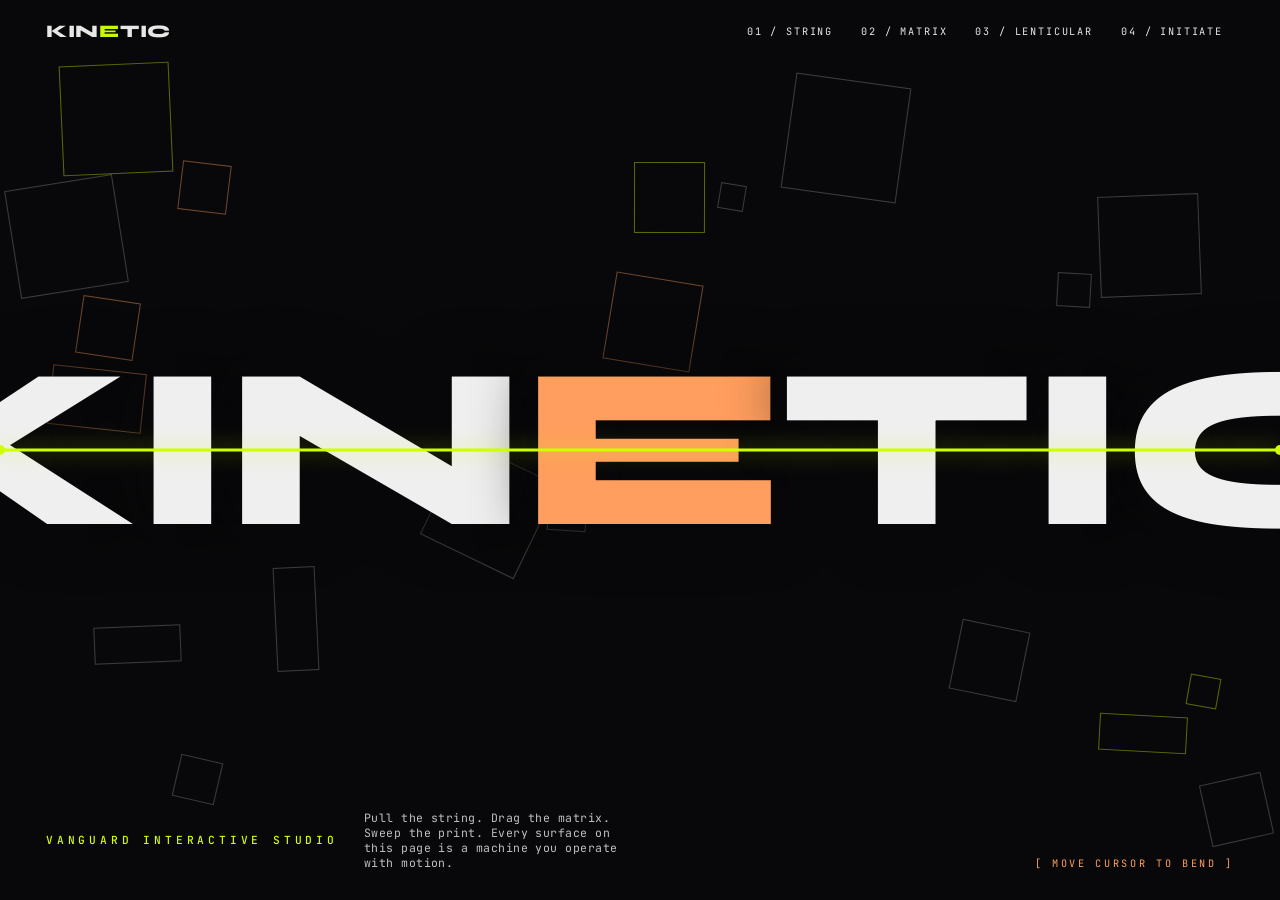
<file: index.html>
<!DOCTYPE html>
<html lang="en">
<head>
<meta charset="utf-8">
<meta name="viewport" content="width=device-width, initial-scale=1">
<title>KINETIC</title>
<meta name="description" content="Pull the string. Drag the matrix. Sweep the print. Every surface on this page is a machine you operate with motion.">
<link rel="canonical" href="https://om-javheri.github.io/tushar-anna/">
<meta property="og:type" content="website">
<meta property="og:title" content="KINETIC">
<meta property="og:description" content="Pull the string. Drag the matrix. Sweep the print. Every surface on this page is a machine you operate with motion.">
<meta property="og:url" content="https://om-javheri.github.io/tushar-anna/">
<meta name="twitter:card" content="summary">
<meta name="twitter:title" content="KINETIC">
<meta name="twitter:description" content="Pull the string. Drag the matrix. Sweep the print. Every surface on this page is a machine you operate with motion.">
<script type="application/ld+json">{"@context":"https://schema.org","@graph":[{"@type":"WebSite","@id":"https://om-javheri.github.io/tushar-anna/#website","url":"https://om-javheri.github.io/tushar-anna/","name":"KINETIC"},{"@type":"WebPage","@id":"https://om-javheri.github.io/tushar-anna/#webpage","url":"https://om-javheri.github.io/tushar-anna/","name":"KINETIC","description":"Pull the string. Drag the matrix. Sweep the print. Every surface on this page is a machine you operate with motion.","isPartOf":{"@id":"https://om-javheri.github.io/tushar-anna/#website"}}]}</script>
<link rel="icon" href="data:,">
<link rel="stylesheet" href="site.css?v=muktlf0b">
</head>
<body>
<div class="uide-site"><iframe title="Page: index.html" sandbox="allow-scripts allow-popups allow-popups-to-escape-sandbox" src="_embeds/71e7acb2-219b-4ca1-87e9-ef126f76219f/index.html?v=muktlf0b" class="uide-embed" referrerpolicy="no-referrer"></iframe></div>
<script>(function(){try{var d={"path":"/"};d.referrer=document.referrer;var b=JSON.stringify(d),u="https://universalide.onrender.com/api/public/sites/the-kinetic-experimental-interactive-studio/views";if(navigator.sendBeacon)navigator.sendBeacon(u,new Blob([b],{type:'text/plain'}));else fetch(u,{method:'POST',body:b,keepalive:true,mode:'no-cors'})}catch(e){}})();</script>
</body>
</html>
</file>
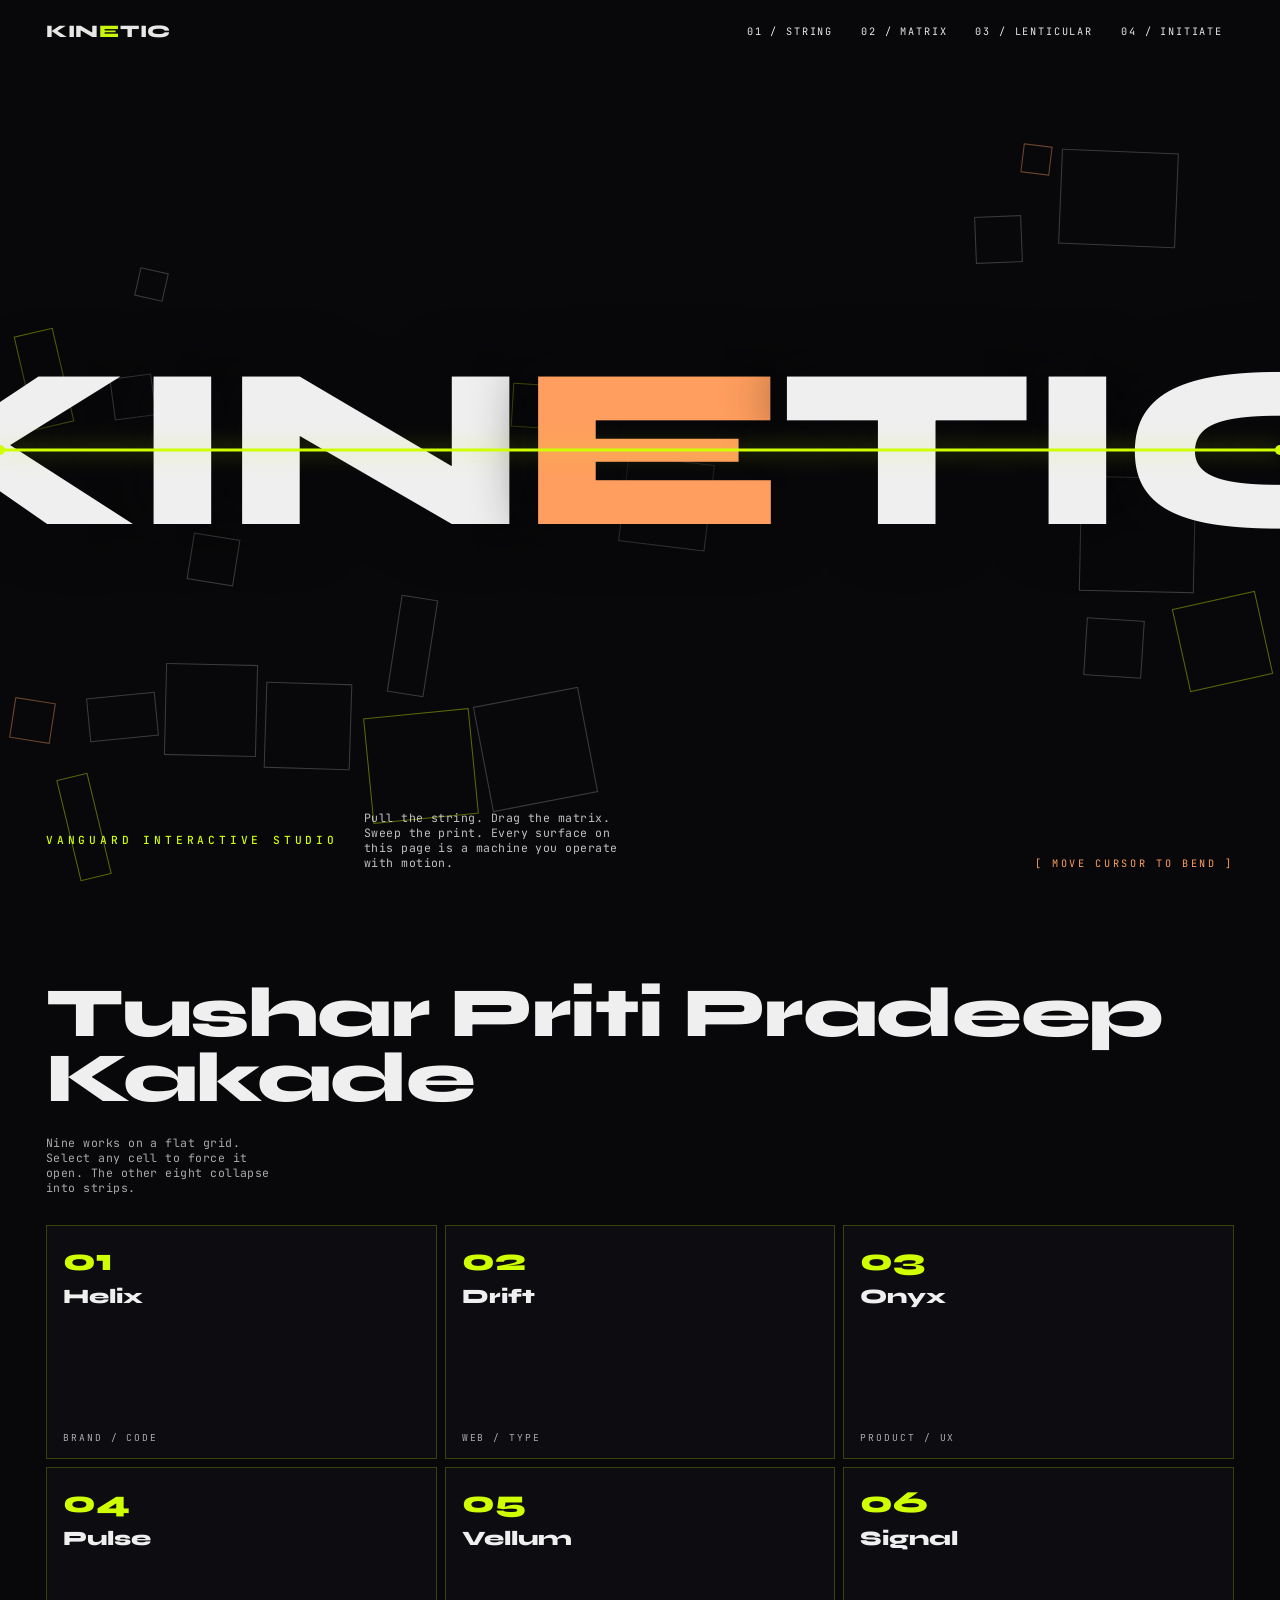
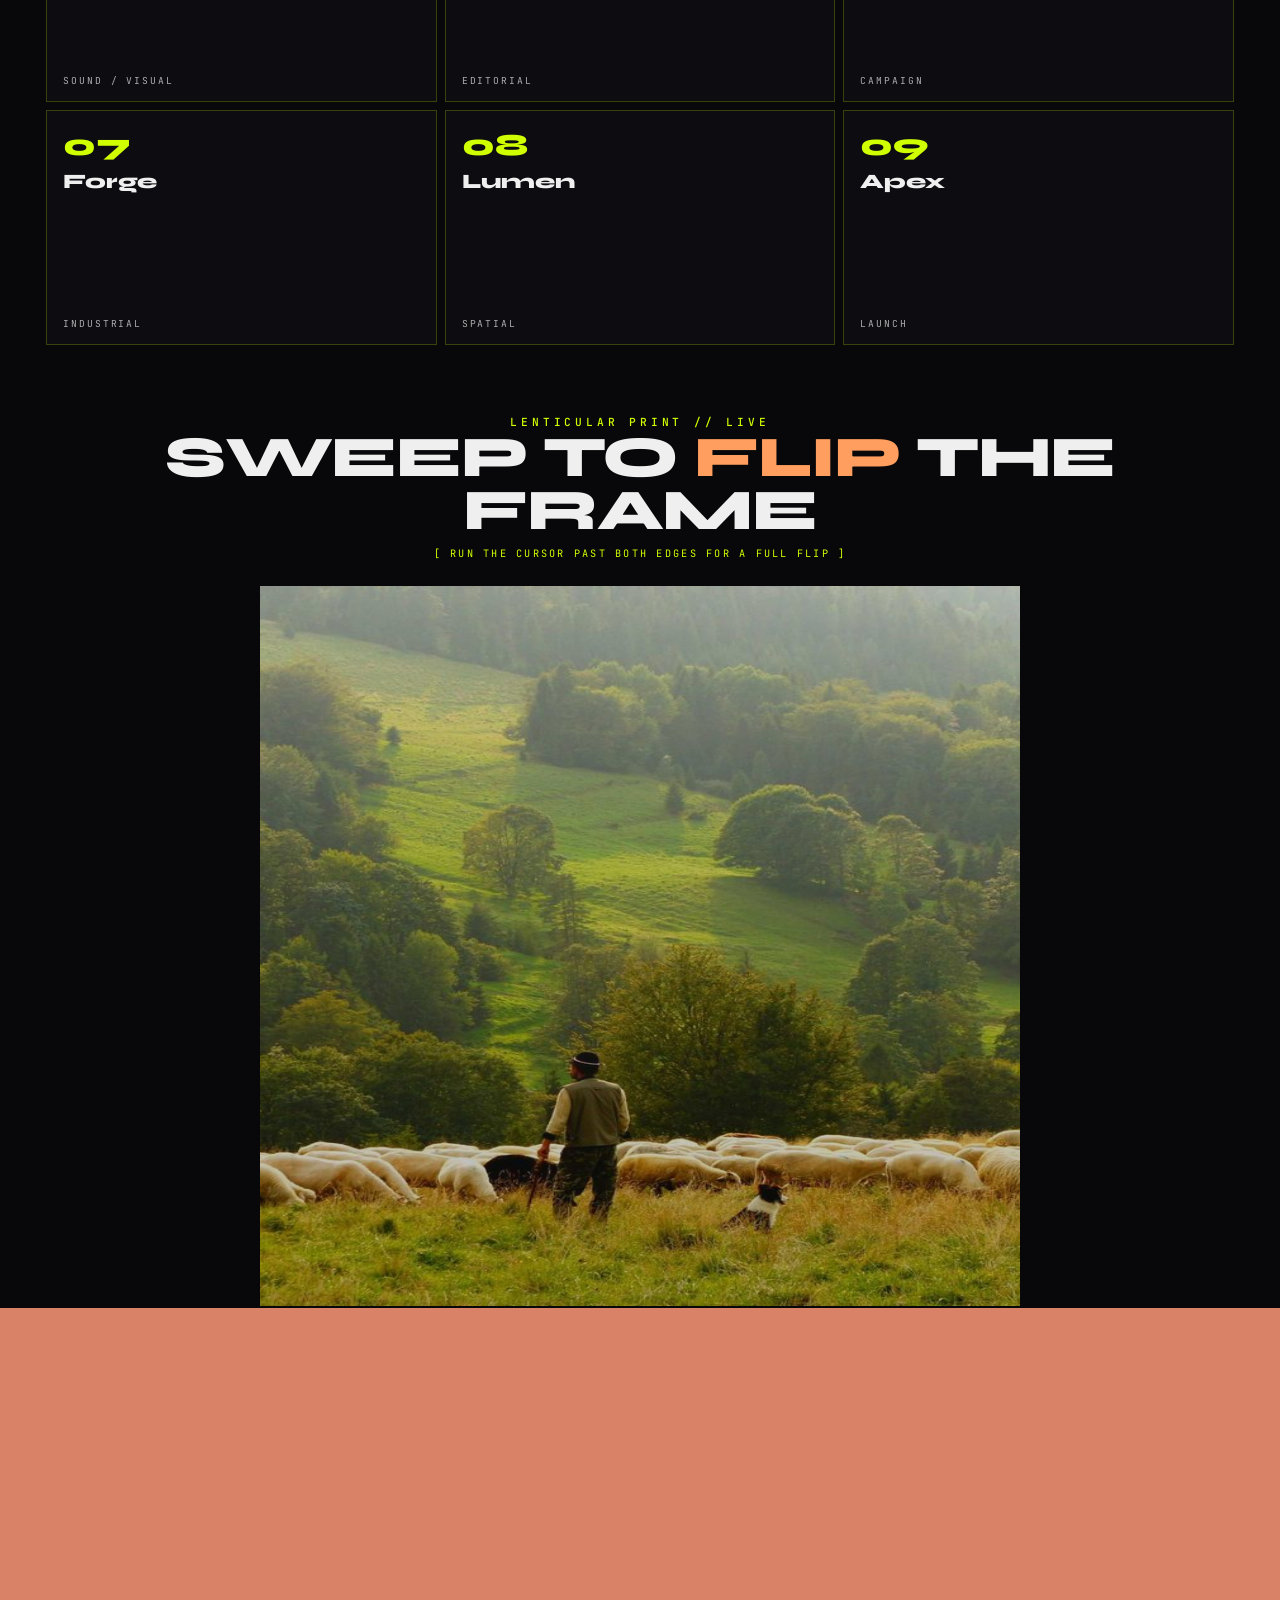
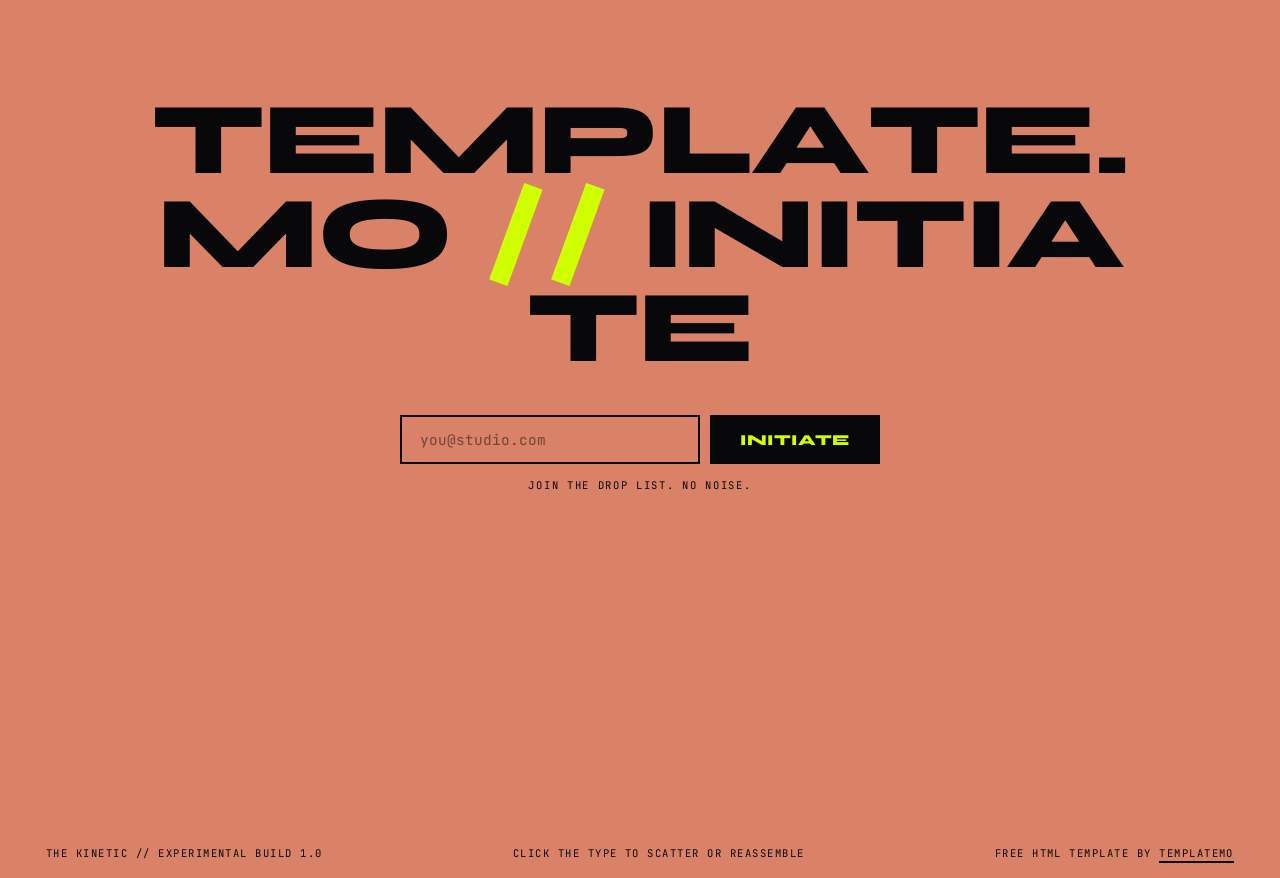
<file: _embeds/71e7acb2-219b-4ca1-87e9-ef126f76219f/index.html>
<!DOCTYPE html>
<!--
  Kinetic Template
  https://templatemo.com/tm-631-kinetic
-->
<html lang="en">
    <head><script>(function embedBridge(config) {
    const post = (m) => window.parent.postMessage({ uide: 'embed', ...m }, '*');
    // The frame has an opaque origin, where storage and cookies throw. Give scripts in-memory stand-ins.
    const memoryStorage = () => {
        const m = new Map();
        return {
            getItem: (k) => (m.has(k) ? m.get(k) : null),
            setItem: (k, v) => void m.set(String(k), String(v)),
            removeItem: (k) => void m.delete(k),
            clear: () => m.clear(),
            key: (i) => [...m.keys()][i] ?? null,
            get length() {
                return m.size;
            },
        };
    };
    for (const name of ['localStorage', 'sessionStorage']) {
        try {
            void window[name];
        }
        catch {
            Object.defineProperty(window, name, { value: memoryStorage(), configurable: true });
        }
    }
    try {
        void document.cookie;
    }
    catch {
        const jar = new Map();
        Object.defineProperty(document, 'cookie', {
            configurable: true,
            get: () => [...jar].map(([k, v]) => `${k}=${v}`).join('; '),
            set: (v) => {
                const [pair] = String(v).split(';');
                const at = pair.indexOf('=');
                if (at > 0)
                    jar.set(pair.slice(0, at).trim(), pair.slice(at + 1).trim());
            },
        });
    }
    const anchorOf = (t) => (t instanceof Element ? t.closest('a[href]') : null);
    if (config.edit) {
        // Editing: links don't navigate (the page's own interactions still work).
        document.addEventListener('click', (e) => anchorOf(e.target) && e.preventDefault(), true);
    }
    else {
        // Runs after the page's own handlers, so its smooth-scrolling and routing win.
        window.addEventListener('click', (e) => {
            const a = anchorOf(e.target);
            if (!a || e.defaultPrevented || e.button !== 0 || e.metaKey || e.ctrlKey || e.shiftKey)
                return;
            const raw = a.getAttribute('href') ?? '';
            // With a <base>, "#section" would otherwise load the page file itself.
            if (raw.startsWith('#')) {
                e.preventDefault();
                const id = decodeURIComponent(raw.slice(1));
                const target = id ? document.getElementById(id) : null;
                if (target)
                    target.scrollIntoView({ behavior: 'smooth' });
                else if (!id)
                    window.scrollTo({ top: 0, behavior: 'smooth' });
                return;
            }
            let url;
            try {
                url = new URL(a.href);
            }
            catch {
                return;
            }
            const sameSite = url.origin === new URL(document.baseURI).origin;
            if (sameSite && config.bundleDir === null)
                return;
            if (sameSite && config.bundleDir !== null && url.pathname.startsWith(config.bundleDir) && /\.html?$/i.test(url.pathname)) {
                e.preventDefault();
                post({ type: 'navigate', page: decodeURIComponent(url.pathname.slice(config.bundleDir.length)) });
            }
            else if (/^(https?|mailto|tel):$/.test(url.protocol)) {
                e.preventDefault();
                window.open(url.href, '_blank', 'noopener');
            }
        });
        return;
    }
    // ---- Edit mode: outline editable text and images; double-click to edit ----
    const style = document.createElement('style');
    style.textContent =
        '[data-uide-t]:hover,[data-uide-i]:hover{outline:2px dashed #6366f1!important;outline-offset:2px;cursor:text}' +
            '[data-uide-i]:hover{cursor:pointer}[data-uide-editing]{outline:2px solid #6366f1!important;outline-offset:2px}';
    document.head.appendChild(style);
    const nodeOf = (el) => (el && el.closest('[data-uide-n]')?.getAttribute('data-uide-n')) || '';
    document.addEventListener('mousedown', (e) => {
        if (!config.linked)
            return post({ type: 'select' });
        const nodes = [];
        for (let el = e.target instanceof Element ? e.target.closest('[data-uide-n]') : null; el; el = el.parentElement?.closest('[data-uide-n]') ?? null) {
            nodes.push(el.getAttribute('data-uide-n'));
        }
        post({ type: 'select', nodes: nodes.join(',') });
    }, true);
    if (config.linked) {
        style.textContent += '[data-uide-selected]{outline:2px solid #6366f1!important;outline-offset:2px}';
        // The host (the editor) shows which element its selected component is.
        window.addEventListener('message', (e) => {
            const m = e.data;
            if (e.source !== window.parent || !m || m.uide !== 'host' || m.type !== 'selected')
                return;
            document.querySelectorAll('[data-uide-selected]').forEach((el) => el.removeAttribute('data-uide-selected'));
            if (typeof m.node !== 'string' || !/^[\w-]{1,20}$/.test(m.node))
                return;
            const el = document.querySelector(`[data-uide-n="${m.node}"]`);
            if (!el)
                return;
            el.setAttribute('data-uide-selected', '');
            const r = el.getBoundingClientRect();
            if (r.bottom < 0 || r.top > window.innerHeight)
                el.scrollIntoView({ block: 'center' });
        });
    }
    document.addEventListener('dblclick', (e) => {
        if (!(e.target instanceof Element))
            return;
        const img = e.target.closest('img[data-uide-i]');
        if (img) {
            e.preventDefault();
            e.stopPropagation();
            post({ type: 'image', key: img.getAttribute('data-uide-i'), src: img.currentSrc || img.src, node: nodeOf(img) });
            return;
        }
        const el = e.target.closest('[data-uide-t]');
        if (!el || el.isContentEditable)
            return;
        e.preventDefault();
        e.stopPropagation();
        startEditing(el);
    }, true);
    /**
     * The text as typed: not innerText, which applies CSS such as text-transform: uppercase. Source
     * whitespace (indentation, line breaks in the HTML) collapses as the browser displays it; only
     * <br> line breaks are kept.
     */
    function plainText(el) {
        const lines = [''];
        const walk = (node) => {
            if (node.nodeName === 'BR')
                lines.push('');
            else if (node.nodeType === Node.TEXT_NODE)
                lines[lines.length - 1] += (node.textContent ?? '').replace(/\s+/g, ' ');
            else
                node.childNodes.forEach(walk);
        };
        walk(el);
        return lines.map((l) => l.replace(/ +/g, ' ').trim()).join('\n');
    }
    function startEditing(el) {
        const before = el.innerHTML;
        const beforeText = plainText(el);
        let done = false;
        const finish = (commit) => {
            if (done)
                return;
            done = true;
            el.removeAttribute('contenteditable');
            el.removeAttribute('data-uide-editing');
            el.removeEventListener('keydown', onKey, true);
            el.removeEventListener('blur', onBlur);
            const text = plainText(el);
            if (!commit || text.trim() === '')
                el.innerHTML = before;
            else if (text !== beforeText)
                post({ type: 'text', key: el.getAttribute('data-uide-t'), text, node: nodeOf(el) });
        };
        const onKey = (e) => {
            // Keep the page's own keyboard handlers out of the way while typing.
            e.stopPropagation();
            if (e.key === 'Escape') {
                e.preventDefault();
                finish(false);
            }
            else if (e.key === 'Enter' && !e.shiftKey) {
                e.preventDefault();
                finish(true);
            }
        };
        const onBlur = () => finish(true);
        el.setAttribute('data-uide-editing', '');
        el.setAttribute('contenteditable', 'plaintext-only');
        el.addEventListener('keydown', onKey, true);
        el.addEventListener('blur', onBlur);
        el.focus();
        const range = document.createRange();
        range.selectNodeContents(el);
        const sel = window.getSelection();
        sel?.removeAllRanges();
        sel?.addRange(range);
    }
})({"edit":false,"bundleDir":null});</script>
        <meta charset="UTF-8">
        <meta name="viewport" content="width=device-width, initial-scale=1.0">
        <title>The Kinetic // Experimental Interactive Studio</title>
        <meta name="description" content="The Kinetic - an experimental, mechanically advanced creative agency interface built with pure vanilla HTML, CSS and JS.">
        <link rel="preconnect" href="https://fonts.googleapis.com">
        <link rel="preconnect" href="https://fonts.gstatic.com" crossorigin>
        <link href="https://fonts.googleapis.com/css2?family=JetBrains+Mono:wght@400;500;700&family=Syne:wght@700;800&display=swap" rel="stylesheet">
        <link rel="stylesheet" href="templatemo-631-kinetic-style.css">
    </head>
    <body data-uide-n="0">
        <!-- ====================== TOP BAR ====================== -->
        <nav data-uide-n="1" class="topbar">
            <a data-uide-t="0" data-uide-n="2" class="brand" href="#hero">KIN<span data-uide-n="3">E</span>TIC</a>
            <div data-uide-n="4" class="nav-index">
                <a data-uide-t="1" data-uide-n="5" href="#hero">01 / String</a>
                <a data-uide-t="2" data-uide-n="6" href="#projects">02 / Matrix</a>
                <a data-uide-t="3" data-uide-n="7" href="#reveal">03 / Lenticular</a>
                <a data-uide-t="4" data-uide-n="8" href="#initiate">04 / Initiate</a>
            </div>
        </nav>
        <!-- ====================== 01 HERO ====================== -->
        <section data-uide-n="9" class="hero" id="hero">
            <h1 data-uide-t="5" data-uide-n="10" class="hero-title">KIN<b data-uide-n="11">E</b>TIC</h1>
            <svg data-uide-n="12" class="string-svg" id="stringSvg" preserveAspectRatio="none" aria-hidden="true">
                <path data-uide-n="13" class="string-path" id="stringPath"/>
                <circle data-uide-n="14" class="string-anchor" id="anchorL" r="5"/>
                <circle data-uide-n="15" class="string-anchor" id="anchorR" r="5"/>
                <circle data-uide-n="16" class="string-grip" id="grip" r="7"/>
            </svg>
            <div data-uide-n="17" class="hero-foot">
                <span data-uide-t="6" data-uide-n="18" class="mono-label">Vanguard Interactive Studio</span>
                <p data-uide-t="7" data-uide-n="19">Pull the string. Drag the matrix. Sweep the print. Every surface on this page is a machine you operate with motion.</p>
            </div>
            <div data-uide-t="8" data-uide-n="20" class="hero-hint">[ move cursor to bend ]</div>
        </section>
        <!-- ====================== 02 MATRIX ====================== -->
        <section data-uide-n="21" class="matrix-wrap" id="projects">
            <div data-uide-n="22" class="section-head">
                <h2 data-uide-t="9" data-uide-n="23">Tushar Priti Pradeep Kakade</h2>
                <p data-uide-t="10" data-uide-n="25">Nine works on a flat grid. Select any cell to force it open. The other eight collapse into strips.</p>
            </div>
            <div data-uide-n="26" class="matrix" id="matrix">
                <!-- swap images/project-01.jpg ... project-09.jpg with your own -->
                <div data-uide-n="27" class="cell" tabindex="0" role="button" aria-label="Project Helix">
                    <div data-uide-n="28" class="cell-media" style="background-image:url('images/project-01.jpg')"></div>
                    <div data-uide-t="11" data-uide-n="29" class="cell-num">01</div>
                    <div data-uide-t="12" data-uide-n="30" class="cell-name">Helix</div>
                    <div data-uide-t="13" data-uide-n="31" class="cell-detail">A generative identity system that rewrites its own logotype on every page load.</div>
                    <div data-uide-t="14" data-uide-n="32" class="cell-cat">Brand / Code</div>
                </div>
                <div data-uide-n="33" class="cell" tabindex="0" role="button" aria-label="Project Drift">
                    <div data-uide-n="34" class="cell-media" style="background-image:url('images/project-02.jpg')"></div>
                    <div data-uide-t="15" data-uide-n="35" class="cell-num">02</div>
                    <div data-uide-t="16" data-uide-n="36" class="cell-name">Drift</div>
                    <div data-uide-t="17" data-uide-n="37" class="cell-detail">Scroll-driven editorial for a kinetic typeface foundry, set entirely in motion type.</div>
                    <div data-uide-t="18" data-uide-n="38" class="cell-cat">Web / Type</div>
                </div>
                <div data-uide-n="39" class="cell" tabindex="0" role="button" aria-label="Project Onyx">
                    <div data-uide-n="40" class="cell-media" style="background-image:url('images/project-03.jpg')"></div>
                    <div data-uide-t="19" data-uide-n="41" class="cell-num">03</div>
                    <div data-uide-t="20" data-uide-n="42" class="cell-name">Onyx</div>
                    <div data-uide-t="21" data-uide-n="43" class="cell-detail">Dark-mode commerce flow with physics-based add-to-cart and elastic transitions.</div>
                    <div data-uide-t="22" data-uide-n="44" class="cell-cat">Product / UX</div>
                </div>
                <div data-uide-n="45" class="cell" tabindex="0" role="button" aria-label="Project Pulse">
                    <div data-uide-n="46" class="cell-media" style="background-image:url('images/project-04.jpg')"></div>
                    <div data-uide-t="23" data-uide-n="47" class="cell-num">04</div>
                    <div data-uide-t="24" data-uide-n="48" class="cell-name">Pulse</div>
                    <div data-uide-t="25" data-uide-n="49" class="cell-detail">A real-time audio-reactive visual built on the Web Audio API and raw canvas.</div>
                    <div data-uide-t="26" data-uide-n="50" class="cell-cat">Sound / Visual</div>
                </div>
                <div data-uide-n="51" class="cell" tabindex="0" role="button" aria-label="Project Vellum">
                    <div data-uide-n="52" class="cell-media" style="background-image:url('images/project-05.jpg')"></div>
                    <div data-uide-t="27" data-uide-n="53" class="cell-num">05</div>
                    <div data-uide-t="28" data-uide-n="54" class="cell-name">Vellum</div>
                    <div data-uide-t="29" data-uide-n="55" class="cell-detail">Tactile portfolio with page-turn mechanics and a paper-grain shader fallback.</div>
                    <div data-uide-t="30" data-uide-n="56" class="cell-cat">Editorial</div>
                </div>
                <div data-uide-n="57" class="cell" tabindex="0" role="button" aria-label="Project Signal">
                    <div data-uide-n="58" class="cell-media" style="background-image:url('images/project-06.jpg')"></div>
                    <div data-uide-t="31" data-uide-n="59" class="cell-num">06</div>
                    <div data-uide-t="32" data-uide-n="60" class="cell-name">Signal</div>
                    <div data-uide-t="33" data-uide-n="61" class="cell-detail">Broadcast microsite where every UI control doubles as a working oscilloscope.</div>
                    <div data-uide-t="34" data-uide-n="62" class="cell-cat">Campaign</div>
                </div>
                <div data-uide-n="63" class="cell" tabindex="0" role="button" aria-label="Project Forge">
                    <div data-uide-n="64" class="cell-media" style="background-image:url('images/project-07.jpg')"></div>
                    <div data-uide-t="35" data-uide-n="65" class="cell-num">07</div>
                    <div data-uide-t="36" data-uide-n="66" class="cell-name">Forge</div>
                    <div data-uide-t="37" data-uide-n="67" class="cell-detail">Configurator for a hardware studio with a live exploded-view 3D assembly.</div>
                    <div data-uide-t="38" data-uide-n="68" class="cell-cat">Industrial</div>
                </div>
                <div data-uide-n="69" class="cell" tabindex="0" role="button" aria-label="Project Lumen">
                    <div data-uide-n="70" class="cell-media" style="background-image:url('images/project-08.jpg')"></div>
                    <div data-uide-t="39" data-uide-n="71" class="cell-num">08</div>
                    <div data-uide-t="40" data-uide-n="72" class="cell-name">Lumen</div>
                    <div data-uide-t="41" data-uide-n="73" class="cell-detail">Light-installation control panel mapped to a single sweeping gesture surface.</div>
                    <div data-uide-t="42" data-uide-n="74" class="cell-cat">Spatial</div>
                </div>
                <div data-uide-n="75" class="cell" tabindex="0" role="button" aria-label="Project Apex">
                    <div data-uide-n="76" class="cell-media" style="background-image:url('images/project-09.jpg')"></div>
                    <div data-uide-t="43" data-uide-n="77" class="cell-num">09</div>
                    <div data-uide-t="44" data-uide-n="78" class="cell-name">Apex</div>
                    <div data-uide-t="45" data-uide-n="79" class="cell-detail">Awards-shortlisted launch site for an EV brand, driven entirely by scroll velocity.</div>
                    <div data-uide-t="46" data-uide-n="80" class="cell-cat">Launch</div>
                </div>
            </div>
        </section>
        <!-- ====================== 03 LENTICULAR ====================== -->
        <section data-uide-n="81" class="reveal" id="reveal">
            <div data-uide-n="82" class="reveal-cap">
                <span data-uide-t="47" data-uide-n="83" class="mono-label">Lenticular Print // Live</span>
                <h2 data-uide-t="48" data-uide-n="84">SWEEP TO <i data-uide-n="85">FLIP</i> THE FRAME</h2>
                <p data-uide-t="49" data-uide-n="86" style="font-size:.64rem;
                          letter-spacing:.22em;
                          text-transform:uppercase;
                          color:var(--accent-1);
                          margin-top:10px">[ run the cursor past both edges for a full flip ]</p>
            </div>
            <div data-uide-n="87" class="lenti-stage" id="lentiStage">
                <div data-uide-n="88" class="lenti" id="lenti" aria-hidden="true" data-front="images/kinetic-10.jpg" data-back="images/kinetic-11.jpg"></div>
            </div>
        </section>
        <!-- ====================== 04 INITIATE ====================== -->
        <footer data-uide-n="89" class="initiate" id="initiate">
            <div data-uide-n="90" class="initiate-inner">
                <h2 data-uide-t="50" data-uide-n="91" class="scatter" id="scatter">TEMPLATE.MO // INITIATE</h2>
                <div data-uide-n="92" class="sub-wrap" id="subWrap">
                    <form data-uide-n="93" class="subscribe" id="subscribe" novalidate>
                        <input data-uide-n="94" type="email" class="sub-input" id="subEmail" placeholder="you@studio.com" aria-label="Email address" required>
                        <button data-uide-t="51" data-uide-n="95" type="submit" class="sub-btn">Initiate</button>
                    </form>
                    <div data-uide-t="52" data-uide-n="96" class="sub-note" id="subNote">Join the drop list. No noise.</div>
                </div>
            </div>
            <div data-uide-n="97" class="sig-foot">
                <span data-uide-t="53" data-uide-n="98">The Kinetic // Experimental Build 1.0</span>
                <span data-uide-t="54" data-uide-n="99">Click the type to scatter or reassemble</span>
                <span data-uide-n="100">Free HTML Template by <a data-uide-t="55" data-uide-n="101" href="https://templatemo.com" rel="nofollow" target="_blank">TemplateMo</a></span>
            </div>
        </footer>
        <script src="templatemo-631-kinetic-script.js"></script>
    </body>
</html>
</file>
<file: site.css>
html,
body {
  margin: 0;
}

/* Base look of a generated site. Scoped so the editor's own styles never leak in. */
.uide-site {
  font-family: ui-sans-serif, system-ui, -apple-system, 'Segoe UI', Roboto, 'Noto Sans', 'Noto Sans Devanagari', sans-serif;
  color: #0f172a;
  line-height: 1.6;
  padding: 24px;
  min-height: 100vh;
  box-sizing: border-box;
  background: #fff;
  /* Slide-in entrances start off to the side; they must not make the page scroll sideways. */
  overflow-x: clip;
}
.uide-site *,
.uide-site *::before,
.uide-site *::after {
  box-sizing: border-box;
}
.uide-site h1,
.uide-site h2,
.uide-site h3,
.uide-site h4,
.uide-site h5,
.uide-site h6 {
  font-weight: 700;
  line-height: 1.25;
  margin: 0 0 12px;
}
.uide-site h1 { font-size: 2.5rem; }
.uide-site h2 { font-size: 2rem; }
.uide-site h3 { font-size: 1.5rem; }
.uide-site h4 { font-size: 1.25rem; }
.uide-site h5 { font-size: 1.125rem; }
.uide-site h6 { font-size: 1rem; }
.uide-site p { margin: 0 0 12px; white-space: pre-wrap; overflow-wrap: anywhere; }
.uide-site a { color: #4f46e5; text-decoration: underline; }
.uide-site img { display: block; max-width: 100%; height: auto; margin: 0 0 12px; border-radius: 6px; }
.uide-site .uide-container { display: flex; flex-direction: column; gap: 12px; padding: 16px 0; }
.uide-site .uide-card { display: flex; flex-direction: column; gap: 8px; padding: 20px; border: 1px solid #e2e8f0; border-radius: 12px; background: #fff; box-shadow: 0 1px 2px rgb(15 23 42 / 0.06); }
.uide-site .uide-form { display: flex; flex-direction: column; gap: 12px; max-width: 480px; }
.uide-site .uide-button {
  display: inline-block; align-self: flex-start; padding: 10px 18px; border: 0; border-radius: 8px;
  background: #4f46e5; color: #fff; font: inherit; font-weight: 600; cursor: pointer;
}
.uide-site .uide-input,
.uide-site .uide-textarea {
  display: block; width: 100%; padding: 10px 12px; border: 1px solid #cbd5e1; border-radius: 8px; font: inherit; color: inherit; background: #fff;
}
.uide-site .uide-textarea { min-height: 96px; resize: vertical; }

/* Phones: smaller headings and page padding, so text doesn't wrap one word per line. */
@media (max-width: 640px) {
  .uide-site { padding: 16px; }
  .uide-site h1 { font-size: 2rem; }
  .uide-site h2 { font-size: 1.625rem; }
  .uide-site h3 { font-size: 1.3rem; }
}

/* Section layouts (IR props.layout / props.columns). */
.uide-site .uide-row { flex-direction: row; flex-wrap: wrap; align-items: center; }
.uide-site .uide-grid { display: grid; grid-template-columns: repeat(var(--uide-cols, 2), minmax(0, 1fr)); gap: 16px; align-items: stretch; }
.uide-site .uide-grid > .uide-button { justify-self: start; }
@media (max-width: 640px) {
  .uide-site .uide-grid { grid-template-columns: minmax(0, 1fr); }
  /* Rows of content columns stack; rows of buttons, links and images stay rows and wrap. */
  /* (Unless the row sets its own phone layout; see "Smaller screens" below.) */
  .uide-site .uide-row:not([data-uide-phone-layout]):has(> .uide-container, > .uide-card, > .uide-form, > p, > h1, > h2, > h3, > h4, > h5, > h6) { flex-direction: column; align-items: stretch; }
  /* Stacked, the columns fill the width (desktop widths like 25% would squeeze them). */
  .uide-site .uide-row:not([data-uide-phone-layout]):has(> .uide-container, > .uide-card, > .uide-form, > p, > h1, > h2, > h3, > h4, > h5, > h6) > * { width: auto !important; max-width: 100%; }
}

/* ---- Smaller screens: visibility (props.hideOn*) and section layouts (props.tabletLayout…) ---- */
/* In the editor hidden components stay visible, faded, so they can still be selected. */
@media (min-width: 992px) {
  .uide-site:not([data-uide-edit]) [data-uide-hide~='desktop'] { display: none !important; }
  .uide-site[data-uide-edit] [data-uide-hide~='desktop'] { opacity: 0.35; outline: 1px dashed #94a3b8; }
}
@media (min-width: 641px) and (max-width: 991px) {
  .uide-site:not([data-uide-edit]) [data-uide-hide~='tablet'] { display: none !important; }
  .uide-site[data-uide-edit] [data-uide-hide~='tablet'] { opacity: 0.35; outline: 1px dashed #94a3b8; }
}
@media (max-width: 991px) {
  .uide-site [data-uide-tablet-layout='stack'] { display: flex; flex-direction: column; }
  .uide-site [data-uide-tablet-layout='row'] { display: flex; flex-direction: row; flex-wrap: wrap; }
  .uide-site [data-uide-tablet-layout='grid'] { display: grid; grid-template-columns: repeat(var(--uide-tablet-cols, 2), minmax(0, 1fr)); }
}
@media (max-width: 640px) {
  .uide-site:not([data-uide-edit]) [data-uide-hide~='phone'] { display: none !important; }
  .uide-site[data-uide-edit] [data-uide-hide~='phone'] { opacity: 0.35; outline: 1px dashed #94a3b8; }
  .uide-site [data-uide-phone-layout='stack'] { display: flex; flex-direction: column; }
  .uide-site [data-uide-phone-layout='row'] { display: flex; flex-direction: row; flex-wrap: wrap; }
  .uide-site [data-uide-phone-layout='grid'] { display: grid; grid-template-columns: repeat(var(--uide-phone-cols, 1), minmax(0, 1fr)); }
  .uide-site .uide-grid[data-uide-phone-cols] { grid-template-columns: repeat(var(--uide-phone-cols), minmax(0, 1fr)); }
}
@media (min-width: 641px) and (max-width: 991px) {
  .uide-site .uide-grid[data-uide-tablet-cols] { grid-template-columns: repeat(var(--uide-tablet-cols), minmax(0, 1fr)); }
}

/* ---- Icons (icon fonts load separately, only on pages that use them) ---- */
.uide-site .uide-icon { display: inline-block; align-self: flex-start; line-height: 1; }
.uide-site a > i,
.uide-site .uide-button > i { display: inline-block; line-height: 1; }
/* Icon-only links and buttons (e.g. round social icons) centre their icon. */
.uide-site a:has(> i + span:empty),
.uide-site .uide-button:has(> i + span:empty) { display: inline-flex; align-items: center; justify-content: center; }
.uide-site a > i:has(+ span:not(:empty)),
.uide-site .uide-button > i:has(+ span:not(:empty)) { margin-right: 0.5em; }
.uide-site .uide-grid > .uide-icon { justify-self: start; }
.uide-site .uide-align-center > .uide-icon { align-self: center; }
.uide-site .uide-align-right > .uide-icon { align-self: flex-end; }

/* ---- Menus: links in a row that fold behind a menu button on smaller screens ---- */
.uide-site .uide-menu { display: flex; flex-direction: row; flex-wrap: wrap; align-items: center; gap: 16px; position: relative; }
.uide-site .uide-menu-items { display: contents; }
.uide-site .uide-menu-toggle {
  display: none; align-items: center; justify-content: center; width: 44px; height: 40px; margin-left: auto; padding: 0;
  border: 1px solid color-mix(in srgb, currentColor 35%, transparent); border-radius: 6px; background: transparent; color: inherit; cursor: pointer;
}
.uide-site .uide-menu-bars,
.uide-site .uide-menu-bars::before,
.uide-site .uide-menu-bars::after { display: block; width: 20px; height: 2px; border-radius: 1px; background: currentColor; }
.uide-site .uide-menu-bars { position: relative; }
.uide-site .uide-menu-bars::before,
.uide-site .uide-menu-bars::after { content: ''; position: absolute; left: 0; }
.uide-site .uide-menu-bars::before { top: -6px; }
.uide-site .uide-menu-bars::after { top: 6px; }
@media (max-width: 991px) {
  .uide-site .uide-menu[data-uide-collapse='tablet'] > .uide-menu-toggle { display: inline-flex; }
  .uide-site .uide-menu[data-uide-collapse='tablet'] > .uide-menu-items { display: none; }
  .uide-site .uide-menu[data-uide-collapse='tablet'][data-uide-open] > .uide-menu-items { display: flex; }
}
@media (max-width: 640px) {
  .uide-site .uide-menu[data-uide-collapse='phone'] > .uide-menu-toggle { display: inline-flex; }
  .uide-site .uide-menu[data-uide-collapse='phone'] > .uide-menu-items { display: none; }
  .uide-site .uide-menu[data-uide-collapse='phone'][data-uide-open] > .uide-menu-items { display: flex; }
}
/* Folded items open as a panel under the button, one per line. */
@media (max-width: 991px) {
  .uide-site .uide-menu[data-uide-collapse='tablet'] > .uide-menu-items {
    position: absolute; top: calc(100% + 8px); right: 0; z-index: 50; flex-direction: column; align-items: stretch; gap: 4px;
    min-width: 220px; max-width: min(320px, calc(100vw - 32px)); padding: 12px; border-radius: 8px;
    background: var(--uide-menu-panel, #fff); box-shadow: 0 12px 32px rgb(15 23 42 / 0.18);
  }
  .uide-site .uide-menu[data-uide-collapse='tablet'] > .uide-menu-items .uide-row { flex-direction: column; align-items: stretch; }
  .uide-site .uide-menu[data-uide-collapse='tablet'] > .uide-menu-items * { max-width: 100%; }
}
@media (max-width: 640px) {
  .uide-site .uide-menu[data-uide-collapse='phone'] > .uide-menu-items {
    position: absolute; top: calc(100% + 8px); right: 0; z-index: 50; flex-direction: column; align-items: stretch; gap: 4px;
    min-width: 220px; max-width: min(320px, calc(100vw - 32px)); padding: 12px; border-radius: 8px;
    background: var(--uide-menu-panel, #fff); box-shadow: 0 12px 32px rgb(15 23 42 / 0.18);
  }
  .uide-site .uide-menu[data-uide-collapse='phone'] > .uide-menu-items .uide-row { flex-direction: column; align-items: stretch; }
  .uide-site .uide-menu[data-uide-collapse='phone'] > .uide-menu-items * { max-width: 100%; }
}

/* Centred or right-aligned sections: flex items follow the text alignment. */
.uide-site .uide-align-center > .uide-button,
.uide-site .uide-align-center > .uide-row { align-self: center; }
.uide-site .uide-align-right > .uide-button,
.uide-site .uide-align-right > .uide-row { align-self: flex-end; }
.uide-site .uide-align-center > .uide-form { align-self: center; }

/* ---- Exact-copy pages (embed): the original page, full viewport, scrolling inside its frame ---- */
.uide-embed {
  display: block;
  width: 100%;
  /* Pages with their own chrome above the site (e.g. a toolbar) set this to the space left. */
  height: var(--uide-embed-height, 100vh);
  border: 0;
}
/* A page that is just an exact copy fills the whole site area, edge to edge. */
.uide-site:has(> .uide-embed:only-child) {
  padding: 0;
  min-height: 0;
}
.uide-embed-missing {
  padding: 48px 24px;
  text-align: center;
  color: #64748b;
}

/* ---- Built-in interactions (props.animation / animationDelay / hoverEffect) ---- */
/* Hover effects use the individual translate/scale properties, so they combine with entrance transforms. */
[data-uide-hover] {
  transition: translate 0.25s ease, scale 0.25s ease, box-shadow 0.25s ease;
}
[data-uide-anim] {
  opacity: 0;
  transition:
    opacity 0.7s ease var(--uide-delay, 0ms),
    transform 0.7s cubic-bezier(0.2, 0.7, 0.2, 1) var(--uide-delay, 0ms),
    translate 0.25s ease,
    scale 0.25s ease,
    box-shadow 0.25s ease;
}
[data-uide-anim='fade-up'] {
  transform: translateY(32px);
}
[data-uide-anim='zoom-in'] {
  transform: scale(0.92);
}
[data-uide-anim='slide-left'] {
  transform: translateX(48px);
}
[data-uide-anim='slide-right'] {
  transform: translateX(-48px);
}
[data-uide-anim][data-uide-in] {
  opacity: 1;
  transform: none;
}
[data-uide-hover='lift']:hover {
  translate: 0 -6px;
  box-shadow: 0 14px 30px rgba(15, 23, 42, 0.18);
}
[data-uide-hover='grow']:hover {
  scale: 1.04;
}
[data-uide-hover='glow']:hover {
  box-shadow:
    0 0 0 3px color-mix(in srgb, currentColor 30%, transparent),
    0 10px 30px color-mix(in srgb, currentColor 25%, transparent);
}
@media (prefers-reduced-motion: reduce) {
  [data-uide-anim] {
    opacity: 1;
    transform: none;
    transition: none;
  }
  [data-uide-hover]:hover {
    translate: none;
    scale: none;
  }
}
</file>
<file: _embeds/71e7acb2-219b-4ca1-87e9-ef126f76219f/templatemo-631-kinetic-style.css>
/*
  Kinetic Template
  https://templatemo.com/tm-631-kinetic
*/

/* =========================================================
   THE KINETIC  //  Onyx & Acid-Violet
   Single file. Vanilla only. No frameworks.
   ========================================================= */

:root {
    --bg-main: #08080A;
    /* Deep Onyx */
    --text-main: #EFEFEF;
    /* Harsh Silver */
    --accent-1: #D0FF00;
    /* Acid Yellow */
    --accent-2: #FF9E5E;
    /* Soft Orange */
    --accent-2-bg: #D98268;
    /* Soft Terracotta - large fills only */

    /* derived onyx surfaces (kept near-black, never mid-tone) */
    --surf-1: #0D0D11;
    --surf-2: #131319;

    --ease-out: cubic-bezier(.16, 1, .3, 1);
    --ease-io: cubic-bezier(.86, 0, .07, 1);

    --edge-1: rgba(208, 255, 0, .22);
    --edge-2: rgba(255, 158, 94, .30);
}

* {
    margin: 0;
    padding: 0;
    box-sizing: border-box;
}

html {
    scroll-behavior: smooth;
}

body {
    background: var(--bg-main);
    color: var(--text-main);
    font-family: 'JetBrains Mono', monospace;
    -webkit-font-smoothing: antialiased;
    overflow-x: hidden;
}

::selection {
    background: var(--accent-1);
    color: var(--bg-main);
}

h1,
h2,
h3,
.syne {
    font-family: 'Syne', sans-serif;
    font-weight: 800;
    line-height: .92;
    letter-spacing: -.02em;
}

a {
    color: inherit;
    text-decoration: none;
}

.mono-label {
    font-size: .7rem;
    font-weight: 500;
    letter-spacing: .34em;
    text-transform: uppercase;
    color: var(--accent-1);
}

/* ---------- Fixed top bar ---------- */
.topbar {
    position: fixed;
    inset: 0 0 auto 0;
    z-index: 60;
    display: flex;
    align-items: center;
    justify-content: space-between;
    padding: 18px clamp(18px, 4vw, 46px);
    mix-blend-mode: difference;
    pointer-events: none;
}

.topbar a {
    pointer-events: auto;
}

.brand {
    font-family: 'Syne', sans-serif;
    font-weight: 800;
    font-size: 1.1rem;
    letter-spacing: .04em;
    color: var(--text-main);
}

.brand span {
    color: var(--accent-1);
}

.nav-index {
    display: flex;
    gap: 6px;
    flex-wrap: wrap;
    justify-content: flex-end;
}

.nav-index a {
    font-size: .64rem;
    letter-spacing: .18em;
    text-transform: uppercase;
    color: var(--text-main);
    padding: 6px 10px;
    border: 1px solid transparent;
    transition: background .35s var(--ease-out), color .35s var(--ease-out), transform .35s var(--ease-out);
}

.nav-index a:hover {
    background: var(--accent-1);
    color: var(--bg-main);
    transform: skewX(-8deg);
}

/* over the light footer: drop the difference blend, use solid dark text */
.topbar.on-light {
    mix-blend-mode: normal;
}

.topbar.on-light .brand,
.topbar.on-light .brand span,
.topbar.on-light .nav-index a {
    color: var(--bg-main);
}

.topbar.on-light .nav-index a:hover {
    background: var(--bg-main);
    color: var(--accent-1);
}

/* =========================================================
   01  //  HERO - ELASTIC STRING PHYSICS
   ========================================================= */
.hero {
    position: relative;
    height: 100vh;
    min-height: 620px;
    display: flex;
    align-items: center;
    justify-content: center;
    overflow: hidden;
}

.hero-title {
    font-size: clamp(3rem, 18vw, 15rem);
    text-align: center;
    color: var(--text-main);
    position: relative;
    z-index: 2;
    user-select: none;
    text-shadow: 0 0 60px rgba(8, 8, 10, .9);
}

.hero-title b {
    color: var(--accent-2);
    font-weight: inherit;
}

/* kinetic box field - subtle outlined shapes shoved aside by the string */
.field {
    position: absolute;
    inset: 0;
    z-index: 1;
    pointer-events: none;
}

.box {
    position: absolute;
    border: 1px solid rgba(239, 239, 239, .22);
    will-change: transform;
}

.box.acid {
    border-color: rgba(208, 255, 0, .40);
}

.box.warm {
    border-color: rgba(255, 158, 94, .42);
}

.string-svg {
    position: absolute;
    inset: 0;
    width: 100%;
    height: 100%;
    z-index: 3;
    pointer-events: none;
}

.string-path {
    fill: none;
    stroke: var(--accent-1);
    stroke-width: 3;
    stroke-linecap: round;
    filter: drop-shadow(0 0 10px rgba(208, 255, 0, .65));
}

.string-anchor {
    fill: var(--accent-1);
}

.string-grip {
    fill: var(--accent-2);
    filter: drop-shadow(0 0 8px rgba(255, 158, 94, .8));
}

.hero-foot {
    position: absolute;
    left: clamp(18px, 4vw, 46px);
    bottom: 30px;
    z-index: 4;
    display: flex;
    gap: 26px;
    flex-wrap: wrap;
    align-items: center;
    max-width: 90vw;
}

.hero-foot p {
    font-size: .72rem;
    letter-spacing: .04em;
    color: var(--text-main);
    opacity: .8;
    max-width: 40ch;
}

.hero-hint {
    position: absolute;
    right: clamp(18px, 4vw, 46px);
    bottom: 30px;
    z-index: 4;
    font-size: .64rem;
    letter-spacing: .26em;
    text-transform: uppercase;
    color: var(--accent-2);
}

/* =========================================================
   02  //  2D MATRIX ACCORDION
   ========================================================= */
.matrix-wrap {
    padding: clamp(60px, 9vh, 120px) clamp(18px, 4vw, 46px) clamp(40px, 7vh, 90px);
}

.section-head {
    display: flex;
    align-items: flex-end;
    justify-content: space-between;
    gap: 24px;
    flex-wrap: wrap;
    margin-bottom: 30px;
}

.section-head h2 {
    font-size: clamp(2rem, 6vw, 4.4rem);
    color: var(--text-main);
}

.section-head h2 i {
    color: var(--accent-1);
    font-style: normal;
}

.section-head p {
    font-size: .72rem;
    letter-spacing: .04em;
    opacity: .7;
    max-width: 32ch;
}

.matrix {
    display: grid;
    grid-template-columns: 1fr 1fr 1fr;
    grid-template-rows: 1fr 1fr 1fr;
    gap: 8px;
    height: 80vh;
    min-height: 520px;
    transition: grid-template-columns .75s var(--ease-io), grid-template-rows .75s var(--ease-io);
}

.cell {
    position: relative;
    overflow: hidden;
    cursor: pointer;
    background: var(--surf-1);
    border: 1px solid var(--edge-1);
    padding: 16px;
    outline: none;
    transition: background .5s var(--ease-out), border-color .5s var(--ease-out);
}

.cell:focus-visible {
    border-color: var(--accent-1);
    box-shadow: inset 0 0 0 2px var(--accent-1);
}

.cell::before {
    content: "";
    position: absolute;
    inset: 0;
    background: var(--accent-2);
    transform: translateY(101%);
    transition: transform .45s var(--ease-io);
    z-index: 0;
}

.cell:hover::before {
    transform: translateY(0);
}

.cell:hover {
    border-color: var(--accent-2);
}

.cell:hover .cell-num,
.cell:hover .cell-name,
.cell:hover .cell-cat {
    color: var(--bg-main);
}

.cell-media {
    position: absolute;
    inset: 0;
    z-index: 0;
    background-size: cover;
    background-position: center;
    opacity: 0;
    transform: scale(1.14);
    filter: grayscale(.4) contrast(1.06);
    transition: opacity .6s var(--ease-out), transform 1s var(--ease-out);
    pointer-events: none;
}

.cell-media::after {
    content: "";
    position: absolute;
    inset: 0;
    background: linear-gradient(180deg,
            rgba(8, 8, 10, .30) 0%,
            rgba(8, 8, 10, .55) 50%,
            rgba(255, 158, 94, .55) 100%);
}

.cell.is-active .cell-media {
    opacity: 1;
    transform: scale(1);
}

.cell-num {
    position: relative;
    z-index: 1;
    font-family: 'Syne', sans-serif;
    font-weight: 800;
    font-size: clamp(1.2rem, 2.4vw, 2rem);
    color: var(--accent-1);
    transition: color .4s var(--ease-out);
}

.cell-name {
    position: relative;
    z-index: 1;
    font-family: 'Syne', sans-serif;
    font-weight: 800;
    font-size: clamp(.95rem, 1.6vw, 1.5rem);
    color: var(--text-main);
    margin-top: 6px;
    transition: color .4s var(--ease-out);
}

.cell-cat {
    position: absolute;
    left: 16px;
    bottom: 14px;
    z-index: 1;
    font-size: .6rem;
    letter-spacing: .2em;
    text-transform: uppercase;
    color: var(--text-main);
    opacity: .7;
    transition: color .4s var(--ease-out);
}

.cell-detail {
    position: absolute;
    left: 16px;
    right: 16px;
    bottom: 40px;
    z-index: 1;
    font-size: .74rem;
    line-height: 1.5;
    color: var(--text-main);
    opacity: 0;
    transform: translateY(10px);
    transition: opacity .5s var(--ease-out) .15s, transform .5s var(--ease-out) .15s;
    max-width: 46ch;
}

.cell.is-active {
    background: var(--surf-2);
    border-color: var(--accent-1);
}

.cell.is-active::before {
    transform: translateY(101%);
}

.cell.is-active .cell-num {
    color: var(--accent-1);
}

.cell.is-active .cell-detail {
    opacity: 1;
    transform: translateY(0);
}

.cell.is-dim {
    opacity: .55;
}

.cell.is-dim .cell-name,
.cell.is-dim .cell-cat,
.cell.is-dim .cell-detail {
    display: none;
}

/* =========================================================
   03  //  LENTICULAR STRIP REVEAL
   ========================================================= */
.reveal {
    height: 100vh;
    min-height: 620px;
    display: flex;
    flex-direction: column;
    align-items: center;
    justify-content: center;
    gap: 26px;
    padding: 80px clamp(18px, 4vw, 46px);
}

.reveal-cap {
    text-align: center;
}

.reveal-cap h2 {
    font-size: clamp(1.8rem, 5vw, 3.6rem);
    color: var(--text-main);
}

.reveal-cap h2 i {
    color: var(--accent-2);
    font-style: normal;
}

.lenti-stage {
    width: 100%;
    display: flex;
    align-items: center;
    justify-content: center;
    padding: 0 clamp(70px, 12vw, 150px);
    /* extra room L/R so edge slices flip fully */
    touch-action: pan-y;
}

.lenti {
    width: 60vw;
    height: 80vh;
    max-width: 760px;
    perspective: 1000px;
    display: flex;
    touch-action: pan-y;
}

.slice {
    flex: 1 0 0;
    height: 100%;
    position: relative;
    transform-style: preserve-3d;
    will-change: transform;
}

.face {
    position: absolute;
    top: 0;
    bottom: 0;
    left: -1px;
    right: -1px;
    backface-visibility: hidden;
    -webkit-backface-visibility: hidden;
    background-size: 60vw 80vh;
    background-repeat: no-repeat;
}

.face.back {
    transform: rotateY(180deg);
}

.face.front {
    background-blend-mode: luminosity;
}

.face.back {
    background-blend-mode: luminosity;
}

@media(max-width:760px) {
    .lenti {
        width: 88vw;
        height: 64vh;
    }

    .face {
        background-size: 88vw 64vh;
    }
}

/* =========================================================
   04  //  TYPOGRAPHIC SCATTER & SIGNATURE
   ========================================================= */
.initiate {
    position: relative;
    min-height: 130vh;
    background: var(--accent-2-bg);
    color: var(--bg-main);
    display: flex;
    align-items: center;
    justify-content: center;
    padding: 120px clamp(18px, 4vw, 46px);
    overflow: hidden;
}

.initiate-inner {
    display: flex;
    flex-direction: column;
    align-items: center;
    width: 100%;
}

.scatter {
    font-family: 'Syne', sans-serif;
    font-weight: 800;
    font-size: clamp(1.65rem, 8vw, 7rem);
    line-height: .92;
    text-align: center;
    color: var(--bg-main);
    display: flex;
    flex-wrap: wrap;
    justify-content: center;
    align-items: center;
    max-width: 1000px;
}

.scatter .glyph {
    display: inline-block;
    will-change: transform;
    cursor: pointer;
}

.scatter .glyph.space {
    width: .32em;
}

.scatter .glyph.slash {
    color: var(--accent-1);
}

/* subscribe form - present only while the type is assembled */
.sub-wrap {
    margin-top: 40px;
    text-align: center;
    will-change: opacity, transform;
}

.subscribe {
    display: flex;
    gap: 10px;
    flex-wrap: wrap;
    justify-content: center;
    align-items: stretch;
}

.sub-input {
    font-family: 'JetBrains Mono', monospace;
    font-size: .9rem;
    background: transparent;
    color: var(--bg-main);
    border: 2px solid var(--bg-main);
    padding: 13px 18px;
    min-width: clamp(200px, 52vw, 300px);
    outline: none;
}

.sub-input::placeholder {
    color: rgba(8, 8, 10, .5);
}

.sub-input:focus {
    border-color: var(--accent-1);
}

.sub-btn {
    font-family: 'Syne', sans-serif;
    font-weight: 800;
    font-size: .95rem;
    letter-spacing: .04em;
    text-transform: uppercase;
    background: var(--bg-main);
    color: var(--accent-1);
    border: 2px solid var(--bg-main);
    padding: 13px 28px;
    cursor: pointer;
    transition: transform .3s var(--ease-out), background .3s var(--ease-out), color .3s var(--ease-out);
}

.sub-btn:hover {
    background: transparent;
    color: var(--bg-main);
    transform: skewX(-8deg);
}

.sub-note {
    margin-top: 14px;
    min-height: 1em;
    font-size: .66rem;
    letter-spacing: .16em;
    text-transform: uppercase;
    color: var(--bg-main);
}

.sig-foot {
    position: absolute;
    left: 0;
    right: 0;
    bottom: 0;
    z-index: 5;
    display: flex;
    align-items: center;
    justify-content: space-between;
    gap: 18px;
    flex-wrap: wrap;
    padding: 18px clamp(18px, 4vw, 46px);
    font-size: .66rem;
    letter-spacing: .14em;
    text-transform: uppercase;
    color: var(--bg-main);
}

.sig-foot a {
    border-bottom: 2px solid var(--bg-main);
    padding-bottom: 1px;
    transition: background .3s var(--ease-out), color .3s var(--ease-out), padding .3s var(--ease-out);
}

.sig-foot a:hover {
    background: var(--bg-main);
    color: var(--accent-1);
    padding: 2px 6px;
    border-color: transparent;
}

/* ---------- reduced motion ---------- */
@media (prefers-reduced-motion: reduce) {
    html {
        scroll-behavior: auto;
    }

    .scatter .glyph {
        transform: none !important;
        transition: none;
    }

    .slice {
        transform: none !important;
    }
}
</file>
